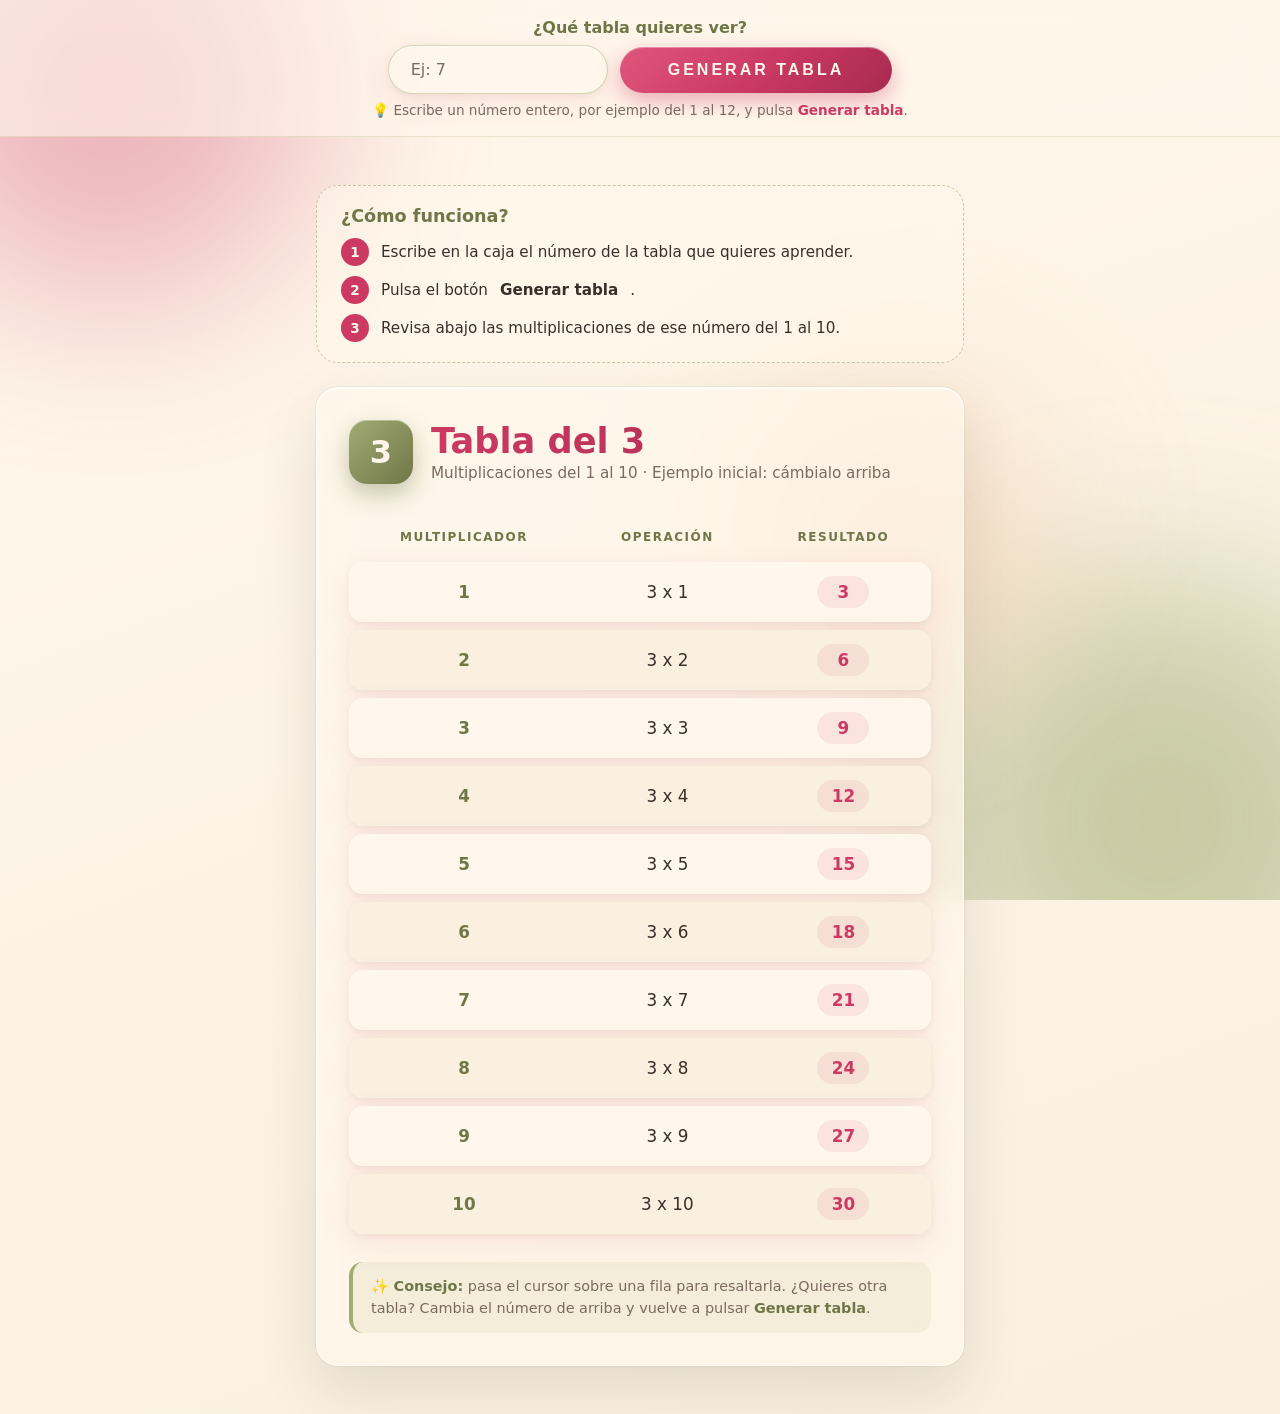
<file: tablas/index.html>
<!DOCTYPE html>
<html lang="es">
<head>
    <meta charset="UTF-8">
    <meta name="viewport" content="width=device-width, initial-scale=1.0">
    <title>Tablas de multiplicar</title>
    <link rel="stylesheet" href="multiplicar.css">
    <script src="multiplicar.js"></script>
</head>
<body>
    <!-- Manchas de luz decorativas del fondo -->
    <div class="fondo" aria-hidden="true">
        <span class="luz luz-1"></span>
        <span class="luz luz-2"></span>
        <span class="luz luz-3"></span>
    </div>

    <header class="encabezado">
        <div class="panel-entrada">
            <label for="txtNumerito" class="etiqueta">¿Qué tabla quieres ver?</label>
            <div class="fila-entrada">
                <input type="number" id="txtNumerito" class="caja-texto" placeholder="Ej: 7" aria-describedby="ayudaNumero">
                <button type="button" class="boton" onclick="generarTablas()" title="Muestra la tabla del número que escribiste">GENERAR TABLA</button>
            </div>
            <p class="ayuda" id="ayudaNumero">💡 Escribe un número entero, por ejemplo del 1 al 12, y pulsa <strong>Generar tabla</strong>.</p>
            <p class="error" id="mensajeError" role="alert"></p>
        </div>
    </header>

    <main class="contenedor">
        <section class="instrucciones" aria-labelledby="tituloInstrucciones">
            <h2 class="instrucciones-titulo" id="tituloInstrucciones">¿Cómo funciona?</h2>
            <ol class="pasos">
                <li><span class="paso-num">1</span> Escribe en la caja el número de la tabla que quieres aprender.</li>
                <li><span class="paso-num">2</span> Pulsa el botón <strong>Generar tabla</strong>.</li>
                <li><span class="paso-num">3</span> Revisa abajo las multiplicaciones de ese número del 1 al 10.</li>
            </ol>
        </section>

        <section class="tarjeta">
            <div class="cabecera">
                <span class="insignia" id="insignia">3</span>
                <div> 
                    <h1 class="titulo" id="titulo">Tabla del 3</h1>
                    <p class="subtitulo">Multiplicaciones del 1 al 10 · Ejemplo inicial: cámbialo arriba</p>
                </div>
            </div>

            <table class="tabla" id="tabla">
                <thead>
                    <tr>
                        <th title="Número por el que se multiplica">Multiplicador</th>
                        <th title="La multiplicación que se realiza">Operación</th>
                        <th title="El resultado de la multiplicación">Resultado</th>
                    </tr>
                </thead>
                <tbody id="contenido">
                    <tr><td>1</td><td>3 x 1</td><td>
                        <span class="resultado">3</span></td></tr>
                    <tr><td>2</td><td>3 x 2</td><td>
                        <span class="resultado">6</span></td></tr>
                    <tr><td>3</td><td>3 x 3</td><td>
                        <span class="resultado">9</span></td></tr>
                    <tr><td>4</td><td>3 x 4</td><td>
                        <span class="resultado">12</span></td></tr>
                    <tr><td>5</td><td>3 x 5</td><td>
                        <span class="resultado">15</span></td></tr>
                    <tr><td>6</td><td>3 x 6</td><td>
                        <span class="resultado">18</span></td></tr>
                    <tr><td>7</td><td>3 x 7</td><td>
                        <span class="resultado">21</span></td></tr>
                    <tr><td>8</td><td>3 x 8</td><td>
                        <span class="resultado">24</span></td></tr>
                    <tr><td>9</td><td>3 x 9</td><td>
                        <span class="resultado">27</span></td></tr>
                    <tr><td>10</td><td>3 x 10</td><td>
                        <span class="resultado">30</span></td></tr>
                </tbody>
            </table>

            <p class="nota">
                ✨ <strong>Consejo:</strong> pasa el cursor sobre una fila para resaltarla.
                ¿Quieres otra tabla? Cambia el número de arriba y vuelve a pulsar <strong>Generar tabla</strong>.
            </p>
        </section>
    </main>
</body>
</html>
</file>
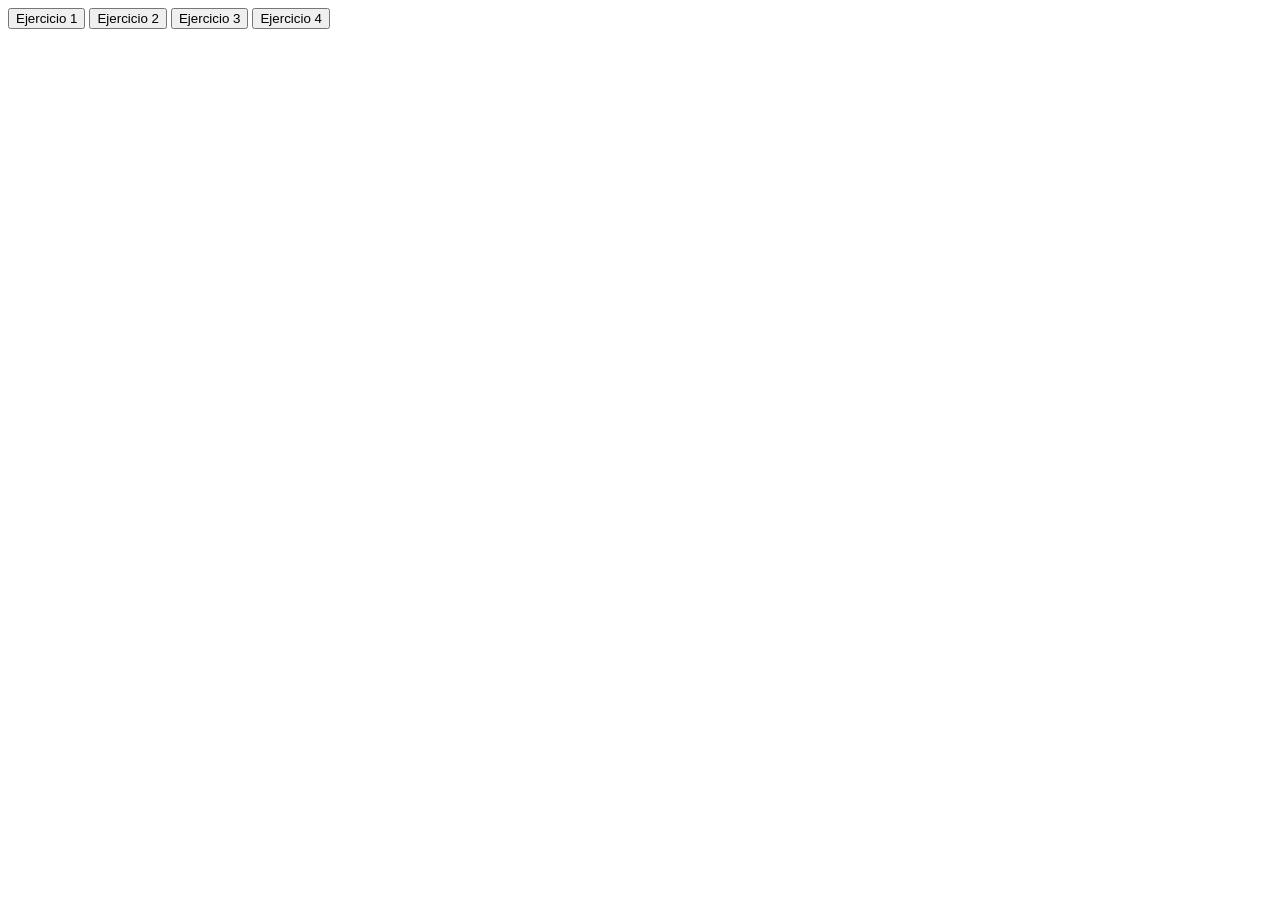
<file: ejercicio.html>
<!DOCTYPE html>

<head>
    <script src="ejercicio.js"></script>
</head>
<body>
    <button onclick="ejecutar(1)">Ejercicio 1</button>
    <button onclick="ejecutar(2)">Ejercicio 2</button>
    <button onclick="ejecutar(3)">Ejercicio 3</button>
    <button onclick="ejecutar(4)">Ejercicio 4</button>
</body>
</html>
</file>
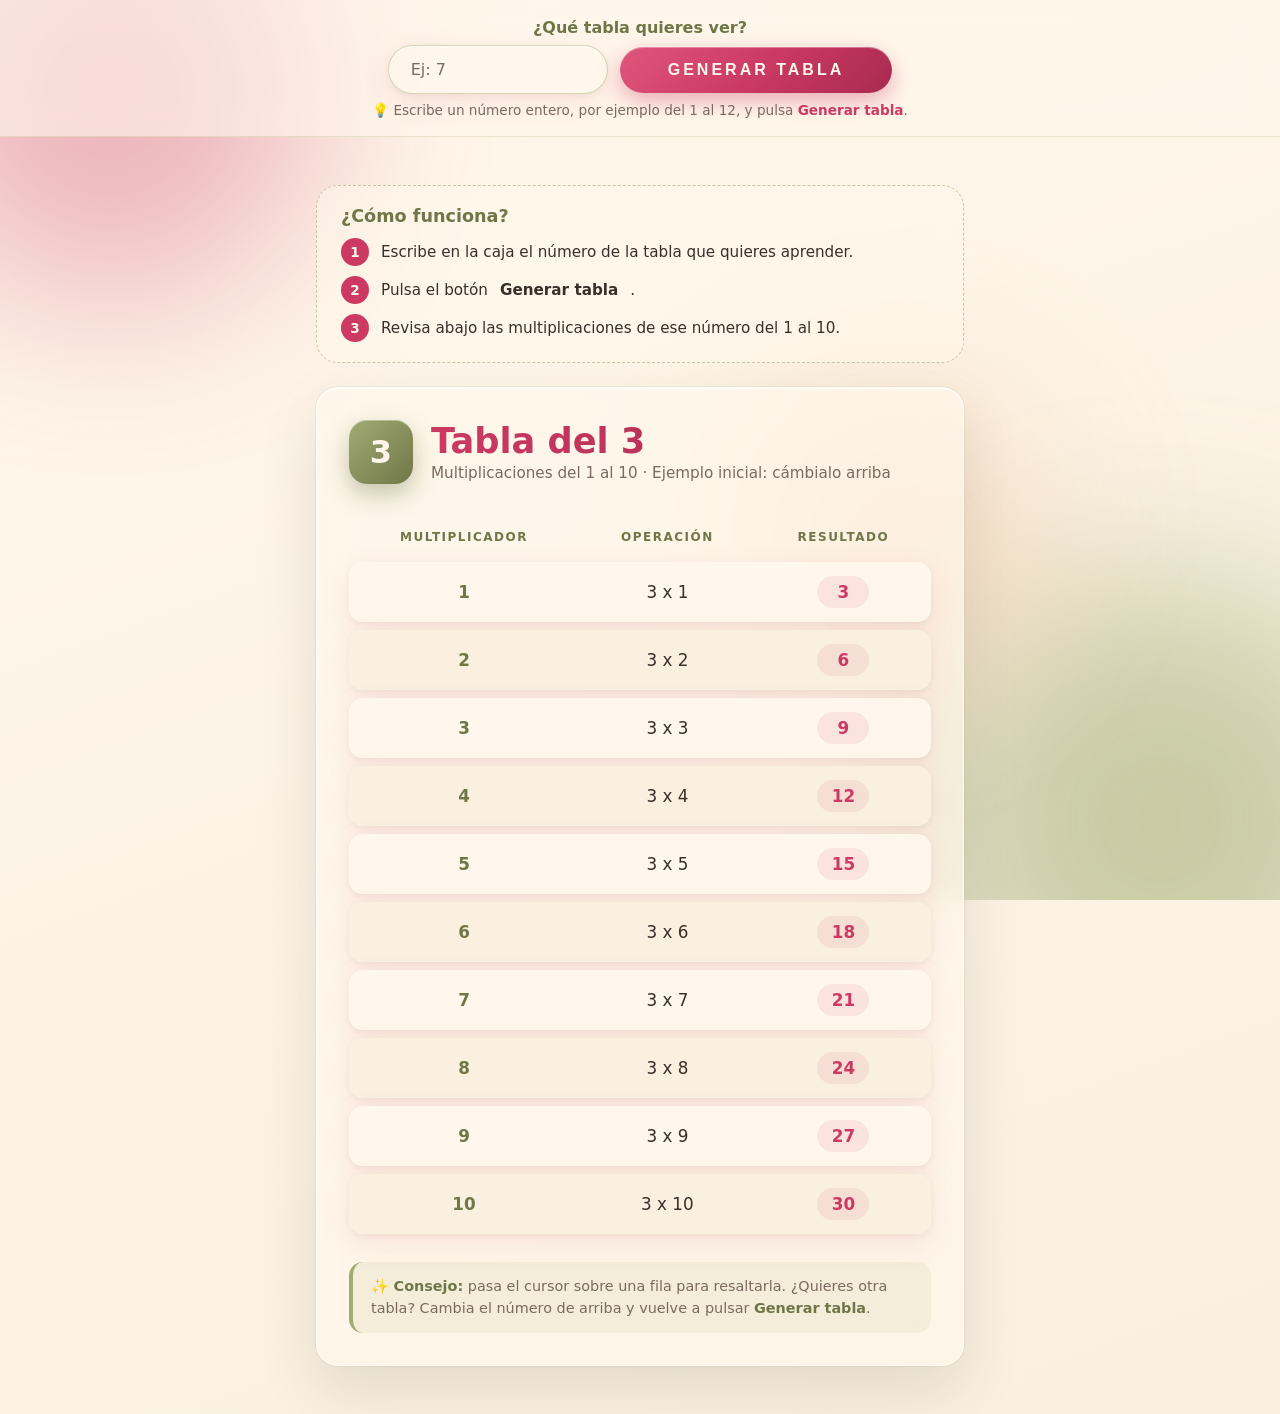
<file: tablas/multiplicar.html>
<!DOCTYPE html>
<html lang="es">
<head>
    <meta charset="UTF-8">
    <meta name="viewport" content="width=device-width, initial-scale=1.0">
    <title>Tablas de multiplicar</title>
    <link rel="stylesheet" href="multiplicar.css">
    <script src="multiplicar.js"></script>
</head>
<body>
    <!-- Manchas de luz decorativas del fondo -->
    <div class="fondo" aria-hidden="true">
        <span class="luz luz-1"></span>
        <span class="luz luz-2"></span>
        <span class="luz luz-3"></span>
    </div>

    <header class="encabezado">
        <div class="panel-entrada">
            <label for="txtNumero" class="etiqueta">¿Qué tabla quieres ver?</label>
            <div class="fila-entrada">
                <input type="number" id="txtNumero" class="caja-texto" placeholder="Ej: 7" aria-describedby="ayudaNumero">
                <button type="button" class="boton" onclick="generarTablas()" title="Muestra la tabla del número que escribiste">GENERAR TABLA</button>
            </div>
            <p class="ayuda" id="ayudaNumero">💡 Escribe un número entero, por ejemplo del 1 al 12, y pulsa <strong>Generar tabla</strong>.</p>
        </div>
    </header>

    <main class="contenedor">
        <section class="instrucciones" aria-labelledby="tituloInstrucciones">
            <h2 class="instrucciones-titulo" id="tituloInstrucciones">¿Cómo funciona?</h2>
            <ol class="pasos">
                <li><span class="paso-num">1</span> Escribe en la caja el número de la tabla que quieres aprender.</li>
                <li><span class="paso-num">2</span> Pulsa el botón <strong>Generar tabla</strong>.</li>
                <li><span class="paso-num">3</span> Revisa abajo las multiplicaciones de ese número del 1 al 10.</li>
            </ol>
        </section>

        <section class="tarjeta">
            <div class="cabecera">
                <span class="insignia" id="insignia">3</span>
                <div> 
                    <h1 class="titulo" id="titulo">Tabla del 3</h1>
                    <p class="subtitulo">Multiplicaciones del 1 al 10 · Ejemplo inicial: cámbialo arriba</p>
                </div>
            </div>

            <table class="tabla" id="tabla">
                <thead>
                    <tr>
                        <th title="Número por el que se multiplica">Multiplicador</th>
                        <th title="La multiplicación que se realiza">Operación</th>
                        <th title="El resultado de la multiplicación">Resultado</th>
                    </tr>
                </thead>
                <tbody id="contenido">
                    <tr><td>1</td><td>3 x 1</td><td>
                        <span class="resultado">3</span></td></tr>
                    <tr><td>2</td><td>3 x 2</td><td>
                        <span class="resultado">6</span></td></tr>
                    <tr><td>3</td><td>3 x 3</td><td>
                        <span class="resultado">9</span></td></tr>
                    <tr><td>4</td><td>3 x 4</td><td>
                        <span class="resultado">12</span></td></tr>
                    <tr><td>5</td><td>3 x 5</td><td>
                        <span class="resultado">15</span></td></tr>
                    <tr><td>6</td><td>3 x 6</td><td>
                        <span class="resultado">18</span></td></tr>
                    <tr><td>7</td><td>3 x 7</td><td>
                        <span class="resultado">21</span></td></tr>
                    <tr><td>8</td><td>3 x 8</td><td>
                        <span class="resultado">24</span></td></tr>
                    <tr><td>9</td><td>3 x 9</td><td>
                        <span class="resultado">27</span></td></tr>
                    <tr><td>10</td><td>3 x 10</td><td>
                        <span class="resultado">30</span></td></tr>
                </tbody>
            </table>

            <p class="nota">
                ✨ <strong>Consejo:</strong> pasa el cursor sobre una fila para resaltarla.
                ¿Quieres otra tabla? Cambia el número de arriba y vuelve a pulsar <strong>Generar tabla</strong>.
            </p>
        </section>
    </main>
</body>
</html>
</file>
<file: tablas/multiplicar.css>
/* ===== Paleta ===== */
:root {
    --crema: #FFF7EB;
    --arena: #F9F0E0;
    --oliva: #A2AB73;
    --frambuesa: #CC3A63;

    /* Tonos derivados de la paleta para contraste */
    --oliva-oscuro: #6F7748;
    --frambuesa-oscuro: #A82A4F;
    --texto: #3B2F2A;
    --texto-suave: #7A6A60;

    --radio: 22px;
    --sombra-suave: 0 10px 30px rgba(204, 58, 99, 0.10),
                    0 2px 6px rgba(59, 47, 42, 0.06);
}

* {
    margin: 0;
    padding: 0;
    box-sizing: border-box;
}

body {
    font-family: "Segoe UI", system-ui, -apple-system, Roboto, Helvetica, Arial, sans-serif;
    color: var(--texto);
    min-height: 100vh;
    background: linear-gradient(160deg, var(--crema) 0%, var(--arena) 100%);
    overflow-x: hidden;
}

/* ===== Fondo con luces difuminadas ===== */
.fondo {
    position: fixed;
    inset: 0;
    z-index: -1;
    overflow: hidden;
}

.luz {
    position: absolute;
    border-radius: 50%;
    filter: blur(90px);
}

.luz-1 {
    width: 420px;
    height: 420px;
    top: -120px;
    left: -100px;
    background: var(--frambuesa);
    opacity: 0.35;
}

.luz-2 {
    width: 480px;
    height: 480px;
    bottom: -160px;
    right: -120px;
    background: var(--oliva);
    opacity: 0.55;
}

.luz-3 {
    width: 260px;
    height: 260px;
    top: 45%;
    left: 60%;
    background: #F2B38A;
    opacity: 0.4;
}

/* ===== Encabezado y botón ===== */
.encabezado {
    position: sticky;
    top: 0;
    z-index: 10;
    display: flex;
    justify-content: center;
    align-items: center;
    gap: 12px;
    padding: 18px 16px;
    background: rgba(255, 247, 235, 0.6);
    backdrop-filter: blur(14px);
    -webkit-backdrop-filter: blur(14px);
    border-bottom: 1px solid rgba(162, 171, 115, 0.25);
}

/* ===== Panel de entrada: etiqueta, caja, botón y ayuda ===== */
.panel-entrada {
    display: flex;
    flex-direction: column;
    align-items: center;
    gap: 8px;
    width: 100%;
    max-width: 680px;
}

.etiqueta {
    font-size: 1rem;
    font-weight: 700;
    color: var(--oliva-oscuro);
}

.fila-entrada {
    display: flex;
    justify-content: center;
    align-items: center;
    gap: 12px;
}

.ayuda {
    font-size: 0.85rem;
    color: var(--texto-suave);
    text-align: center;
}

.ayuda strong {
    color: var(--frambuesa);
}

.error {
    font-size: 0.9rem;
    font-weight: 600;
    color: var(--frambuesa-oscuro);
    text-align: center;
}

.error:empty {
    display: none;
}

/* ===== Caja de texto ===== */
.caja-texto {
    width: 220px;
    padding: 14px 22px;
    font-family: inherit;
    font-size: 1rem;
    font-weight: 600;
    color: var(--texto);
    background: rgba(255, 247, 235, 0.85);
    border: 1px solid rgba(162, 171, 115, 0.45);
    border-radius: 999px;
    box-shadow: var(--sombra-suave),
                inset 0 1px 0 rgba(255, 255, 255, 0.9);
    transition: border-color 0.2s ease, box-shadow 0.2s ease, background 0.2s ease;
}

.caja-texto::placeholder {
    color: var(--texto-suave);
    font-weight: 400;
}

.caja-texto:hover {
    border-color: var(--oliva);
}

.caja-texto:focus {
    outline: none;
    background: #FFFFFF;
    border-color: var(--frambuesa);
    /* Resplandor igual al del botón */
    box-shadow: 0 0 0 6px rgba(204, 58, 99, 0.15),
                0 8px 22px rgba(204, 58, 99, 0.18);
}

.boton {
    padding: 14px 48px;
    font-size: 1rem;
    font-weight: 700;
    letter-spacing: 3px;
    color: var(--crema);
    background: linear-gradient(135deg, #E0567D 0%, var(--frambuesa) 50%, var(--frambuesa-oscuro) 100%);
    border: none;
    border-radius: 999px;
    cursor: pointer;
    box-shadow: 0 8px 22px rgba(204, 58, 99, 0.40),
                inset 0 1px 0 rgba(255, 255, 255, 0.35);
    transition: transform 0.2s ease, box-shadow 0.2s ease, filter 0.2s ease;
}

.boton:hover {
    transform: translateY(-2px);
    filter: brightness(1.05);
    /* Resplandor alrededor del botón */
    box-shadow: 0 12px 30px rgba(204, 58, 99, 0.50),
                0 0 0 6px rgba(204, 58, 99, 0.15),
                inset 0 1px 0 rgba(255, 255, 255, 0.35);
}

.boton:active {
    transform: translateY(0) scale(0.97);
    box-shadow: 0 4px 12px rgba(204, 58, 99, 0.35);
}

.boton:focus-visible {
    outline: 3px solid var(--oliva);
    outline-offset: 4px;
}

/* ===== Contenedor y tarjeta (efecto vidrio) ===== */
.contenedor {
    width: 100%;
    max-width: 680px;
    margin: 48px auto;
    padding: 0 16px;
}

.tarjeta {
    padding: 32px;
    border-radius: var(--radio);
    background: rgba(255, 247, 235, 0.65);
    backdrop-filter: blur(18px);
    -webkit-backdrop-filter: blur(18px);
    border: 1px solid rgba(255, 255, 255, 0.7);
    box-shadow: 0 25px 60px rgba(59, 47, 42, 0.12),
                0 0 0 1px rgba(162, 171, 115, 0.15),
                inset 0 1px 0 rgba(255, 255, 255, 0.9);
}

/* ===== Instrucciones ===== */
.instrucciones {
    margin-bottom: 24px;
    padding: 20px 24px;
    border-radius: var(--radio);
    background: rgba(255, 247, 235, 0.55);
    border: 1px dashed rgba(162, 171, 115, 0.6);
    backdrop-filter: blur(12px);
    -webkit-backdrop-filter: blur(12px);
}

.instrucciones-titulo {
    margin-bottom: 12px;
    font-size: 1.1rem;
    font-weight: 800;
    color: var(--oliva-oscuro);
}

.pasos {
    list-style: none;
    display: flex;
    flex-direction: column;
    gap: 10px;
}

.pasos li {
    display: flex;
    align-items: center;
    gap: 12px;
    font-size: 0.95rem;
}

.paso-num {
    flex-shrink: 0;
    display: grid;
    place-items: center;
    width: 28px;
    height: 28px;
    border-radius: 50%;
    font-size: 0.85rem;
    font-weight: 800;
    color: var(--crema);
    background: var(--frambuesa);
}

/* ===== Nota de ayuda bajo la tabla ===== */
.nota {
    margin-top: 20px;
    padding: 14px 18px;
    border-radius: 14px;
    font-size: 0.9rem;
    line-height: 1.5;
    color: var(--texto-suave);
    background: rgba(162, 171, 115, 0.12);
    border-left: 4px solid var(--oliva);
}

.nota strong {
    color: var(--oliva-oscuro);
}

.cabecera {
    display: flex;
    align-items: center;
    gap: 18px;
    margin-bottom: 28px;
}

.insignia {
    flex-shrink: 0;
    display: grid;
    place-items: center;
    width: 64px;
    height: 64px;
    border-radius: 18px;
    font-size: 2rem;
    font-weight: 800;
    color: var(--crema);
    background: linear-gradient(135deg, var(--oliva) 0%, var(--oliva-oscuro) 100%);
    box-shadow: 0 10px 24px rgba(111, 119, 72, 0.40),
                inset 0 1px 0 rgba(255, 255, 255, 0.35);
}

.titulo {
    font-size: 2.2rem;
    font-weight: 800;
    line-height: 1.1;
    color: var(--frambuesa);
    background: linear-gradient(90deg, var(--frambuesa) 0%, var(--frambuesa-oscuro) 100%);
    -webkit-background-clip: text;
    background-clip: text;
    -webkit-text-fill-color: transparent;
}

.subtitulo {
    margin-top: 4px;
    color: var(--texto-suave);
    font-size: 0.95rem;
}

/* ===== Tabla ===== */
.tabla {
    width: 100%;
    border-collapse: separate;
    border-spacing: 0 8px;
}

.tabla th {
    padding: 10px 12px;
    font-size: 0.75rem;
    font-weight: 700;
    letter-spacing: 1.5px;
    text-transform: uppercase;
    color: var(--oliva-oscuro);
    text-align: center;
}

.tabla td {
    padding: 14px 12px;
    text-align: center;
    font-size: 1.05rem;
    background: var(--crema);
    transition: background 0.2s ease;
}

.tabla td:first-child {
    border-radius: 14px 0 0 14px;
    font-weight: 700;
    color: var(--oliva-oscuro);
}

.tabla td:last-child {
    border-radius: 0 14px 14px 0;
}

.tabla tbody tr {
    box-shadow: var(--sombra-suave);
    border-radius: 14px;
    transition: transform 0.2s ease, box-shadow 0.2s ease;
}

.tabla tbody tr:nth-child(even) td {
    background: var(--arena);
}

.tabla tbody tr:hover {
    transform: translateY(-2px) scale(1.01);
    box-shadow: 0 14px 30px rgba(204, 58, 99, 0.18);
}

.tabla tbody tr:hover td {
    background: #FFFFFF;
}

.resultado {
    display: inline-block;
    min-width: 52px;
    padding: 6px 14px;
    border-radius: 999px;
    font-weight: 800;
    color: var(--frambuesa);
    background: rgba(204, 58, 99, 0.10);
    transition: background 0.2s ease, color 0.2s ease, box-shadow 0.2s ease;
}

.tabla tbody tr:hover .resultado {
    color: var(--crema);
    background: var(--frambuesa);
    box-shadow: 0 0 18px rgba(204, 58, 99, 0.55);
}

/* ===== Responsive: tablets ===== */
@media (max-width: 768px) {
    .contenedor {
        margin: 32px auto;
    }

    .tarjeta {
        padding: 24px;
    }

    .titulo {
        font-size: 1.9rem;
    }
}

/* ===== Responsive: celulares ===== */
@media (max-width: 480px) {
    .encabezado {
        padding: 14px 16px;
    }

    .fila-entrada {
        flex-direction: column;
        gap: 10px;
        width: 100%;
    }

    .instrucciones {
        padding: 16px;
    }

    .caja-texto {
        width: 100%;
    }

    .boton {
        width: 100%;
        padding: 14px 0;
    }

    .contenedor {
        margin: 20px auto;
    }

    .tarjeta {
        padding: 18px 14px;
        border-radius: 18px;
    }

    .cabecera {
        gap: 14px;
        margin-bottom: 18px;
    }

    .insignia {
        width: 52px;
        height: 52px;
        font-size: 1.6rem;
        border-radius: 14px;
    }

    .titulo {
        font-size: 1.6rem;
    }

    .subtitulo {
        font-size: 0.85rem;
    }

    .tabla th {
        padding: 6px 4px;
        font-size: 0.65rem;
        letter-spacing: 1px;
    }

    .tabla td {
        padding: 10px 6px;
        font-size: 0.95rem;
    }

    .resultado {
        min-width: 42px;
        padding: 4px 10px;
    }

    .luz {
        filter: blur(70px);
    }
}

/* Menos animación para quien lo prefiera */
@media (prefers-reduced-motion: reduce) {
    * {
        transition: none !important;
    }
}
</file>
